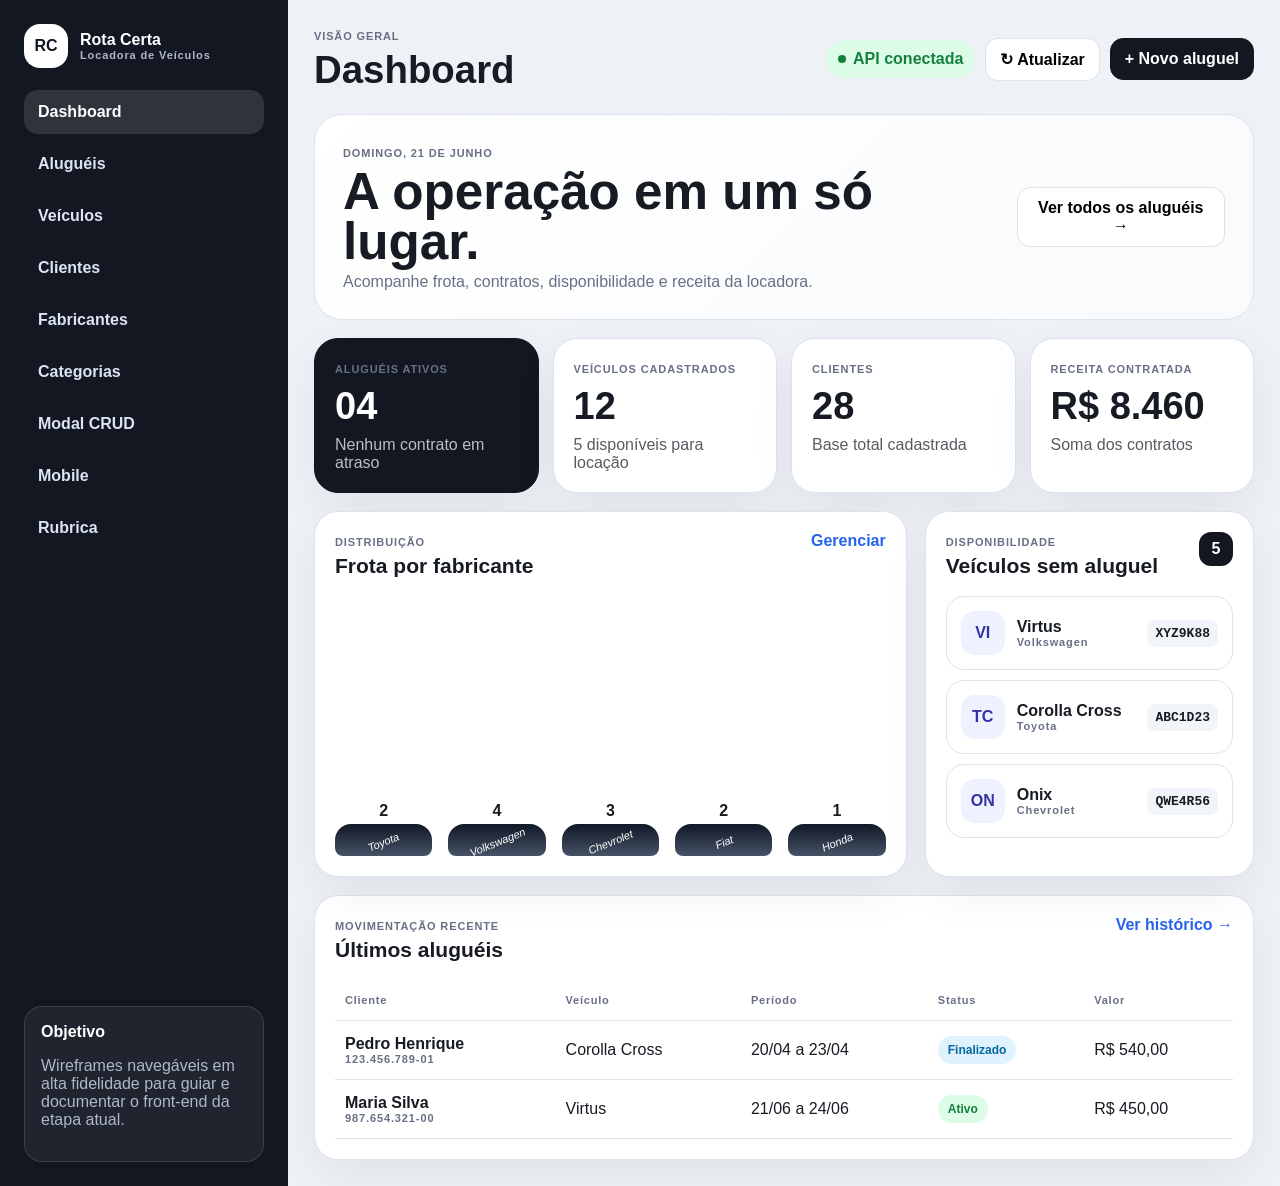
<file: docs/wireframes/index.html>
<!DOCTYPE html>
<html lang="pt-BR">
<head>
    <meta charset="utf-8" />
    <meta name="viewport" content="width=device-width, initial-scale=1" />
    <title>Wireframes de Alta Fidelidade | Rota Certa</title>
    <link rel="stylesheet" href="wireframes.css" />
</head>
<body>
    <div class="prototype-shell">
        <aside class="prototype-sidebar">
            <div class="brand">
                <span class="brand-mark">RC</span>
                <div>
                    <strong>Rota Certa</strong>
                    <small>Locadora de Veículos</small>
                </div>
            </div>
            <nav aria-label="Telas do protótipo">
                <button class="active" data-screen="dashboard">Dashboard</button>
                <button data-screen="alugueis">Aluguéis</button>
                <button data-screen="veiculos">Veículos</button>
                <button data-screen="clientes">Clientes</button>
                <button data-screen="fabricantes">Fabricantes</button>
                <button data-screen="categorias">Categorias</button>
                <button data-screen="modal">Modal CRUD</button>
                <button data-screen="mobile">Mobile</button>
                <button data-screen="rubrica">Rubrica</button>
            </nav>
            <section class="side-card">
                <strong>Objetivo</strong>
                <p>Wireframes navegáveis em alta fidelidade para guiar e documentar o front-end da etapa atual.</p>
            </section>
        </aside>

        <main class="prototype-main">
            <header class="prototype-header">
                <div>
                    <small id="section-label">VISÃO GERAL</small>
                    <h1 id="page-title">Dashboard</h1>
                </div>
                <div class="header-actions">
                    <span class="status-dot">API conectada</span>
                    <button class="ghost">↻ Atualizar</button>
                    <button class="primary" id="primary-action">+ Novo aluguel</button>
                </div>
            </header>

            <section class="screen active" id="dashboard-screen" data-title="Dashboard" data-section="Visão geral">
                <div class="hero-row">
                    <div>
                        <small>DOMINGO, 21 DE JUNHO</small>
                        <h2>A operação em um só lugar.</h2>
                        <p>Acompanhe frota, contratos, disponibilidade e receita da locadora.</p>
                    </div>
                    <button>Ver todos os aluguéis →</button>
                </div>

                <div class="metrics-grid">
                    <article class="metric dark"><small>ALUGUÉIS ATIVOS</small><strong>04</strong><p>Nenhum contrato em atraso</p></article>
                    <article class="metric"><small>VEÍCULOS CADASTRADOS</small><strong>12</strong><p>5 disponíveis para locação</p></article>
                    <article class="metric"><small>CLIENTES</small><strong>28</strong><p>Base total cadastrada</p></article>
                    <article class="metric"><small>RECEITA CONTRATADA</small><strong>R$ 8.460</strong><p>Soma dos contratos</p></article>
                </div>

                <div class="dashboard-grid">
                    <article class="panel chart-panel">
                        <div class="panel-title"><div><small>DISTRIBUIÇÃO</small><h3>Frota por fabricante</h3></div><a>Gerenciar</a></div>
                        <div class="bars" aria-label="Gráfico de barras">
                            <i style="--h:42%"><b>2</b><em>Toyota</em></i>
                            <i style="--h:72%"><b>4</b><em>Volkswagen</em></i>
                            <i style="--h:56%"><b>3</b><em>Chevrolet</em></i>
                            <i style="--h:36%"><b>2</b><em>Fiat</em></i>
                            <i style="--h:22%"><b>1</b><em>Honda</em></i>
                        </div>
                    </article>
                    <article class="panel">
                        <div class="panel-title"><div><small>DISPONIBILIDADE</small><h3>Veículos sem aluguel</h3></div><span class="count">5</span></div>
                        <div class="vehicle-card"><span>VI</span><div><b>Virtus</b><small>Volkswagen</small></div><code>XYZ9K88</code></div>
                        <div class="vehicle-card"><span>TC</span><div><b>Corolla Cross</b><small>Toyota</small></div><code>ABC1D23</code></div>
                        <div class="vehicle-card"><span>ON</span><div><b>Onix</b><small>Chevrolet</small></div><code>QWE4R56</code></div>
                    </article>
                </div>

                <article class="panel">
                    <div class="panel-title"><div><small>MOVIMENTAÇÃO RECENTE</small><h3>Últimos aluguéis</h3></div><a>Ver histórico →</a></div>
                    <div class="table-scroll">
                        <table>
                            <thead><tr><th>Cliente</th><th>Veículo</th><th>Período</th><th>Status</th><th>Valor</th></tr></thead>
                            <tbody>
                                <tr><td><b>Pedro Henrique</b><small>123.456.789-01</small></td><td>Corolla Cross</td><td>20/04 a 23/04</td><td><span class="badge done">Finalizado</span></td><td>R$ 540,00</td></tr>
                                <tr><td><b>Maria Silva</b><small>987.654.321-00</small></td><td>Virtus</td><td>21/06 a 24/06</td><td><span class="badge active">Ativo</span></td><td>R$ 450,00</td></tr>
                            </tbody>
                        </table>
                    </div>
                </article>
            </section>

            <section class="screen" id="entity-screen" data-title="Aluguéis" data-section="Operação">
                <div class="entity-intro">
                    <div><small id="entity-section">OPERAÇÃO</small><h2 id="entity-title">Aluguéis</h2><p id="entity-description">Gerencie contratos, devoluções e valores da operação.</p></div>
                    <button class="primary" id="entity-action">+ Novo aluguel</button>
                </div>
                <article class="panel filters-panel">
                    <div class="panel-title"><div><h3>Filtros</h3><p>Pesquisa combinada com pelo menos dois campos por entidade.</p></div><a>Limpar filtros</a></div>
                    <div class="filter-grid" id="filter-fields"></div>
                </article>
                <article class="panel records-panel">
                    <div class="panel-title"><div><small>RESULTADOS</small><h3 id="records-title">Todos os aluguéis</h3></div><span class="count" id="record-count">2 registros</span></div>
                    <div class="table-scroll"><table><thead id="table-head"></thead><tbody id="table-body"></tbody></table></div>
                </article>
            </section>

            <section class="screen" id="modal-screen" data-title="Modal CRUD" data-section="Cadastro, edição e exclusão">
                <div class="modal-layout">
                    <article class="dialog-wireframe">
                        <button class="close">×</button>
                        <small>OPERAÇÃO</small>
                        <h2>Novo aluguel</h2>
                        <p>Modal usado para cadastro e edição. Os campos mudam conforme a entidade selecionada.</p>
                        <div class="dialog-grid">
                            <label>Cliente<select><option>Pedro Henrique</option><option>Maria Silva</option></select></label>
                            <label>Veículo<select><option>Corolla Cross</option><option>Virtus</option></select></label>
                            <label>Data de início<input type="datetime-local" value="2026-06-21T08:00" /></label>
                            <label>Fim previsto<input type="datetime-local" value="2026-06-24T08:00" /></label>
                            <label>Quilometragem inicial<input value="15000" /></label>
                            <label>Valor total<input value="540.00" /></label>
                        </div>
                        <footer><button>Cancelar</button><button class="primary">Salvar cadastro</button></footer>
                    </article>
                    <article class="confirm-wireframe">
                        <small>CONFIRMAÇÃO</small>
                        <h3>Excluir registro?</h3>
                        <p>Você está prestes a excluir este item. Esta ação não poderá ser desfeita.</p>
                        <footer><button>Cancelar</button><button class="danger">Excluir definitivamente</button></footer>
                    </article>
                </div>
            </section>

            <section class="screen" id="mobile-screen" data-title="Mobile" data-section="Responsividade">
                <div class="phone-frame">
                    <div class="phone-top"><button>☰</button><div><small>OPERAÇÃO</small><h2>Veículos</h2></div><button>↻</button></div>
                    <button class="primary wide">+ Novo veículo</button>
                    <article class="panel mobile-card"><h3>Filtros</h3><label>Modelo ou placa<input placeholder="Corolla ou ABC1D23" /></label><label>Fabricante<select><option>Todos</option></select></label></article>
                    <article class="panel mobile-card"><small>RESULTADOS</small><h3>Todos os veículos</h3><div class="mobile-record"><b>Corolla Cross · 2023</b><span>ABC1D23 · Toyota · SUV</span><footer><button>Editar</button><button>Excluir</button></footer></div><div class="mobile-record"><b>Virtus · 2022</b><span>XYZ9K88 · Volkswagen · Sedan</span><footer><button>Editar</button><button>Excluir</button></footer></div></article>
                </div>
                <div class="mobile-notes">
                    <h3>Comportamento esperado</h3>
                    <p>A sidebar vira menu lateral, filtros empilham em uma coluna, tabelas têm rolagem horizontal e ações continuam acessíveis.</p>
                </div>
            </section>

            <section class="screen" id="rubrica-screen" data-title="Rubrica" data-section="Evidência de requisitos">
                <article class="panel requirements">
                    <h2>Mapa de atendimento da atividade</h2>
                    <table>
                        <thead><tr><th>Critério</th><th>Onde aparece no projeto</th></tr></thead>
                        <tbody>
                            <tr><td>Wireframes de média/alta fidelidade</td><td><code>docs/wireframes/index.html</code> e <code>docs/wireframes/wireframes.css</code></td></tr>
                            <tr><td>CRUD para todas as entidades</td><td>Fabricantes, Categorias, Clientes, Veículos e Aluguéis no painel principal</td></tr>
                            <tr><td>Filtros em pelo menos dois campos por entidade</td><td>Tela de cada entidade possui filtros combinados específicos</td></tr>
                            <tr><td>Visualizações usando consultas do banco</td><td>Dashboard, frota por fabricante, veículos sem aluguel e últimos aluguéis</td></tr>
                            <tr><td>Rotas da terceira etapa</td><td><code>/api/fabricantes</code>, <code>/api/categoriasveiculo</code>, <code>/api/clientes</code>, <code>/api/veiculos</code>, <code>/api/alugueis</code>, <code>/api/filtros/*</code></td></tr>
                            <tr><td>Uso de dados fictícios da etapa 1</td><td>Dados de demonstração no front-end e exemplos visuais dos wireframes</td></tr>
                        </tbody>
                    </table>
                </article>
            </section>
        </main>
    </div>

    <script>
        const entityScreens = {
            alugueis: {
                section: "Operação", title: "Aluguéis", singular: "aluguel", description: "Gerencie contratos, devoluções e valores da operação.",
                filters: ["Cliente ou veículo", "Status", "Início a partir de", "Início até"],
                heads: ["Cliente", "Veículo", "Período", "Status", "Valor", "Ações"],
                rows: [["Pedro Henrique", "Corolla Cross", "20/04 a 23/04", "Finalizado", "R$ 540,00"], ["Maria Silva", "Virtus", "21/06 a 24/06", "Ativo", "R$ 450,00"]]
            },
            veiculos: {
                section: "Operação", title: "Veículos", singular: "veículo", description: "Controle a frota, a quilometragem e a classificação dos veículos.",
                filters: ["Modelo ou placa", "Fabricante", "Categoria", "Ano de fabricação"],
                heads: ["Veículo", "Placa", "Fabricante", "Categoria", "Quilometragem", "Ações"],
                rows: [["Corolla Cross · 2023", "ABC1D23", "Toyota", "SUV", "15.000 km"], ["Virtus · 2022", "XYZ9K88", "Volkswagen", "Sedan", "22.000 km"]]
            },
            clientes: {
                section: "Operação", title: "Clientes", singular: "cliente", description: "Mantenha os dados de contato e identificação dos clientes.",
                filters: ["Nome", "E-mail", "CPF", "Telefone"],
                heads: ["Cliente", "CPF", "E-mail", "Telefone", "Ações"],
                rows: [["Pedro Henrique", "123.456.789-01", "pedro@email.com", "(31) 99999-9999"], ["Maria Silva", "987.654.321-00", "maria@email.com", "(31) 98888-8888"]]
            },
            fabricantes: {
                section: "Cadastros", title: "Fabricantes", singular: "fabricante", description: "Organize as marcas utilizadas no cadastro da frota.",
                filters: ["Nome", "País de origem"],
                heads: ["Fabricante", "País de origem", "Veículos", "Ações"],
                rows: [["Toyota", "Japão", "1"], ["Volkswagen", "Alemanha", "1"]]
            },
            categorias: {
                section: "Cadastros", title: "Categorias", singular: "categoria", description: "Defina classes de veículo e os valores-base das diárias.",
                filters: ["Nome", "Diária mínima", "Diária máxima"],
                heads: ["Categoria", "Diária base", "Veículos", "Ações"],
                rows: [["SUV", "R$ 180,00", "1"], ["Sedan", "R$ 150,00", "1"]]
            }
        };

        const nav = document.querySelector("nav");
        const screens = document.querySelectorAll(".screen");
        nav.addEventListener("click", (event) => {
            const button = event.target.closest("button[data-screen]");
            if (!button) return;
            openScreen(button.dataset.screen);
        });
        document.getElementById("primary-action").addEventListener("click", () => openScreen("modal"));
        document.getElementById("entity-action").addEventListener("click", () => openScreen("modal"));

        function openScreen(name) {
            document.querySelectorAll("nav button").forEach(button => button.classList.toggle("active", button.dataset.screen === name));
            screens.forEach(screen => screen.classList.remove("active"));
            const entity = entityScreens[name];
            let target = document.getElementById(`${name}-screen`);
            if (entity) {
                target = document.getElementById("entity-screen");
                hydrateEntity(name, entity);
            }
            target.classList.add("active");
            document.getElementById("page-title").textContent = target.dataset.title;
            document.getElementById("section-label").textContent = target.dataset.section.toUpperCase();
            document.getElementById("primary-action").textContent = entity ? `+ Novo ${entity.singular}` : "+ Novo aluguel";
        }

        function hydrateEntity(name, data) {
            const target = document.getElementById("entity-screen");
            target.dataset.title = data.title;
            target.dataset.section = data.section;
            document.getElementById("entity-section").textContent = data.section.toUpperCase();
            document.getElementById("entity-title").textContent = data.title;
            document.getElementById("entity-description").textContent = data.description;
            document.getElementById("entity-action").textContent = `+ Novo ${data.singular}`;
            document.getElementById("records-title").textContent = `Todos os ${data.title.toLowerCase()}`;
            document.getElementById("record-count").textContent = `${data.rows.length} registros`;
            document.getElementById("filter-fields").innerHTML = data.filters.map(label => `<label>${label}<input placeholder="Filtrar por ${label.toLowerCase()}" /></label>`).join("");
            document.getElementById("table-head").innerHTML = `<tr>${data.heads.map(x => `<th>${x}</th>`).join("")}</tr>`;
            document.getElementById("table-body").innerHTML = data.rows.map(row => `<tr>${row.map(x => `<td>${x}</td>`).join("")}<td><button>Editar</button><button>Excluir</button></td></tr>`).join("");
        }
    </script>
</body>
</html>
</file>
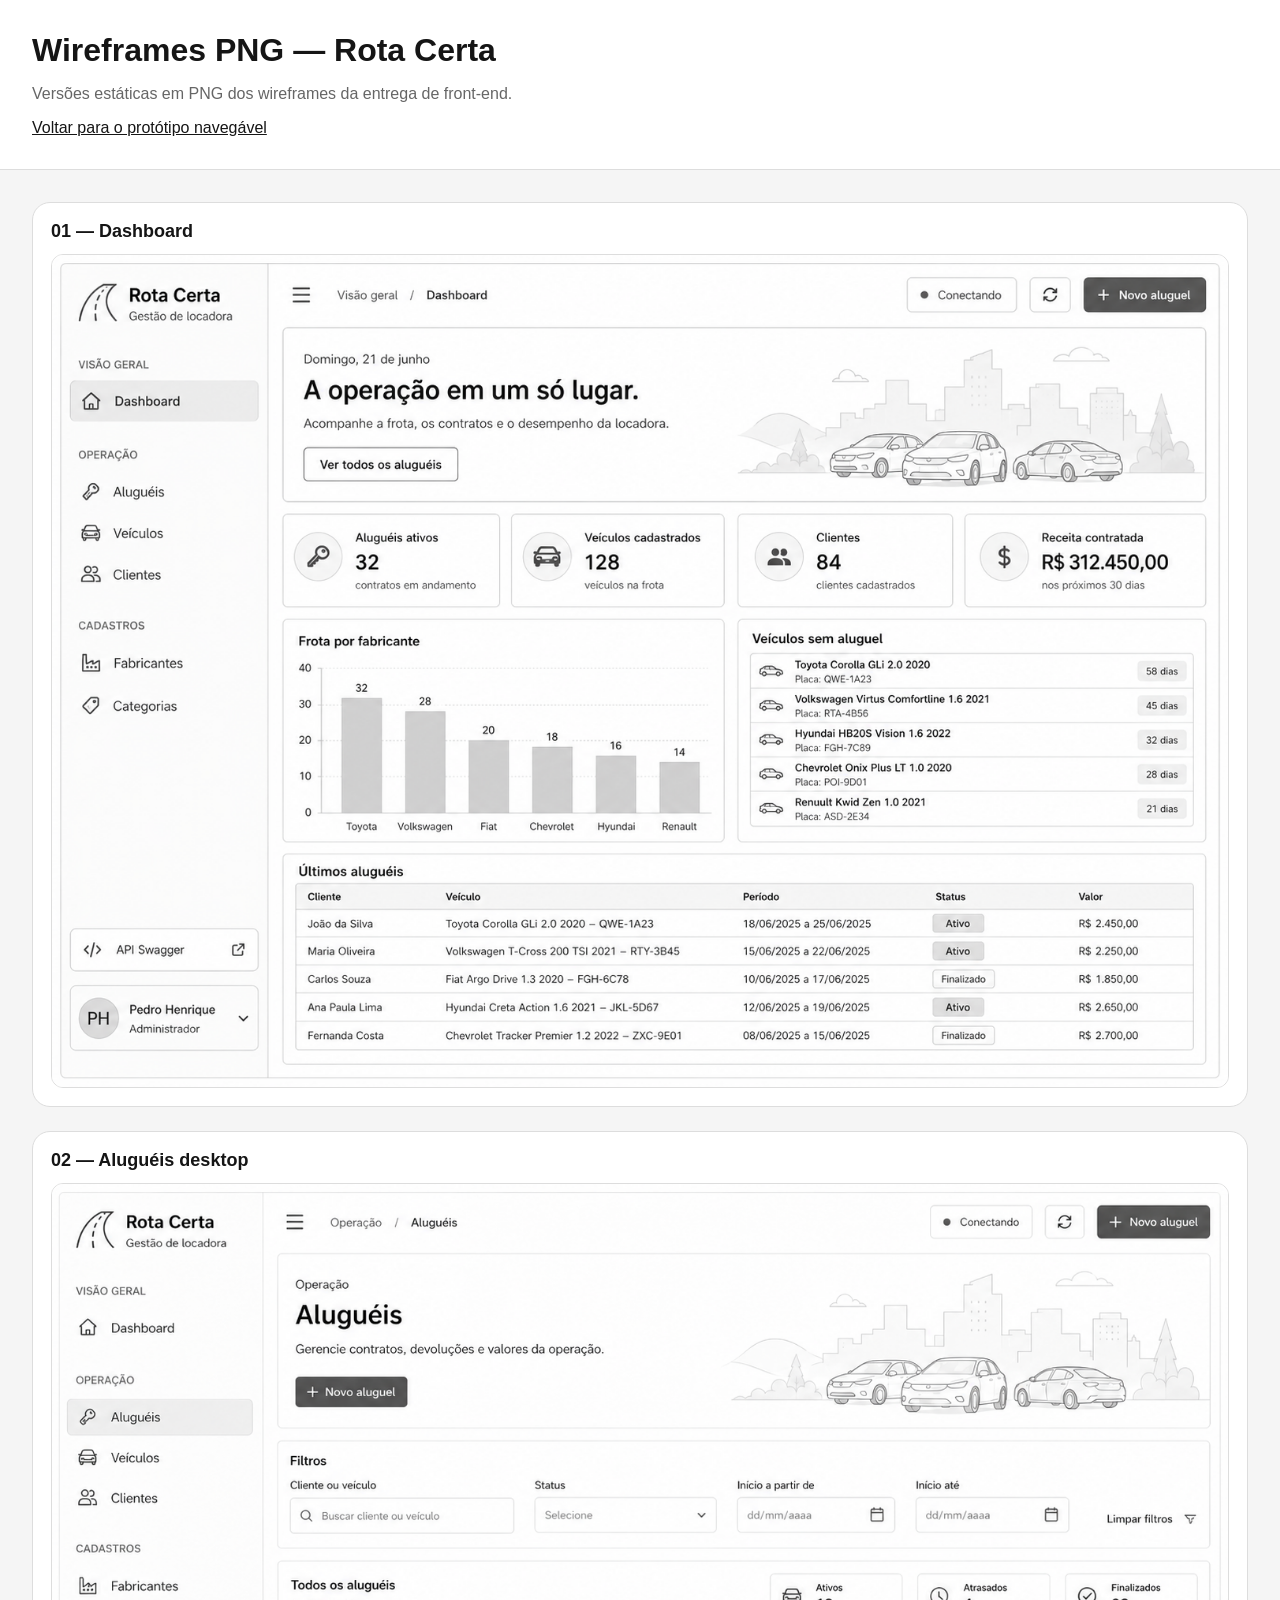
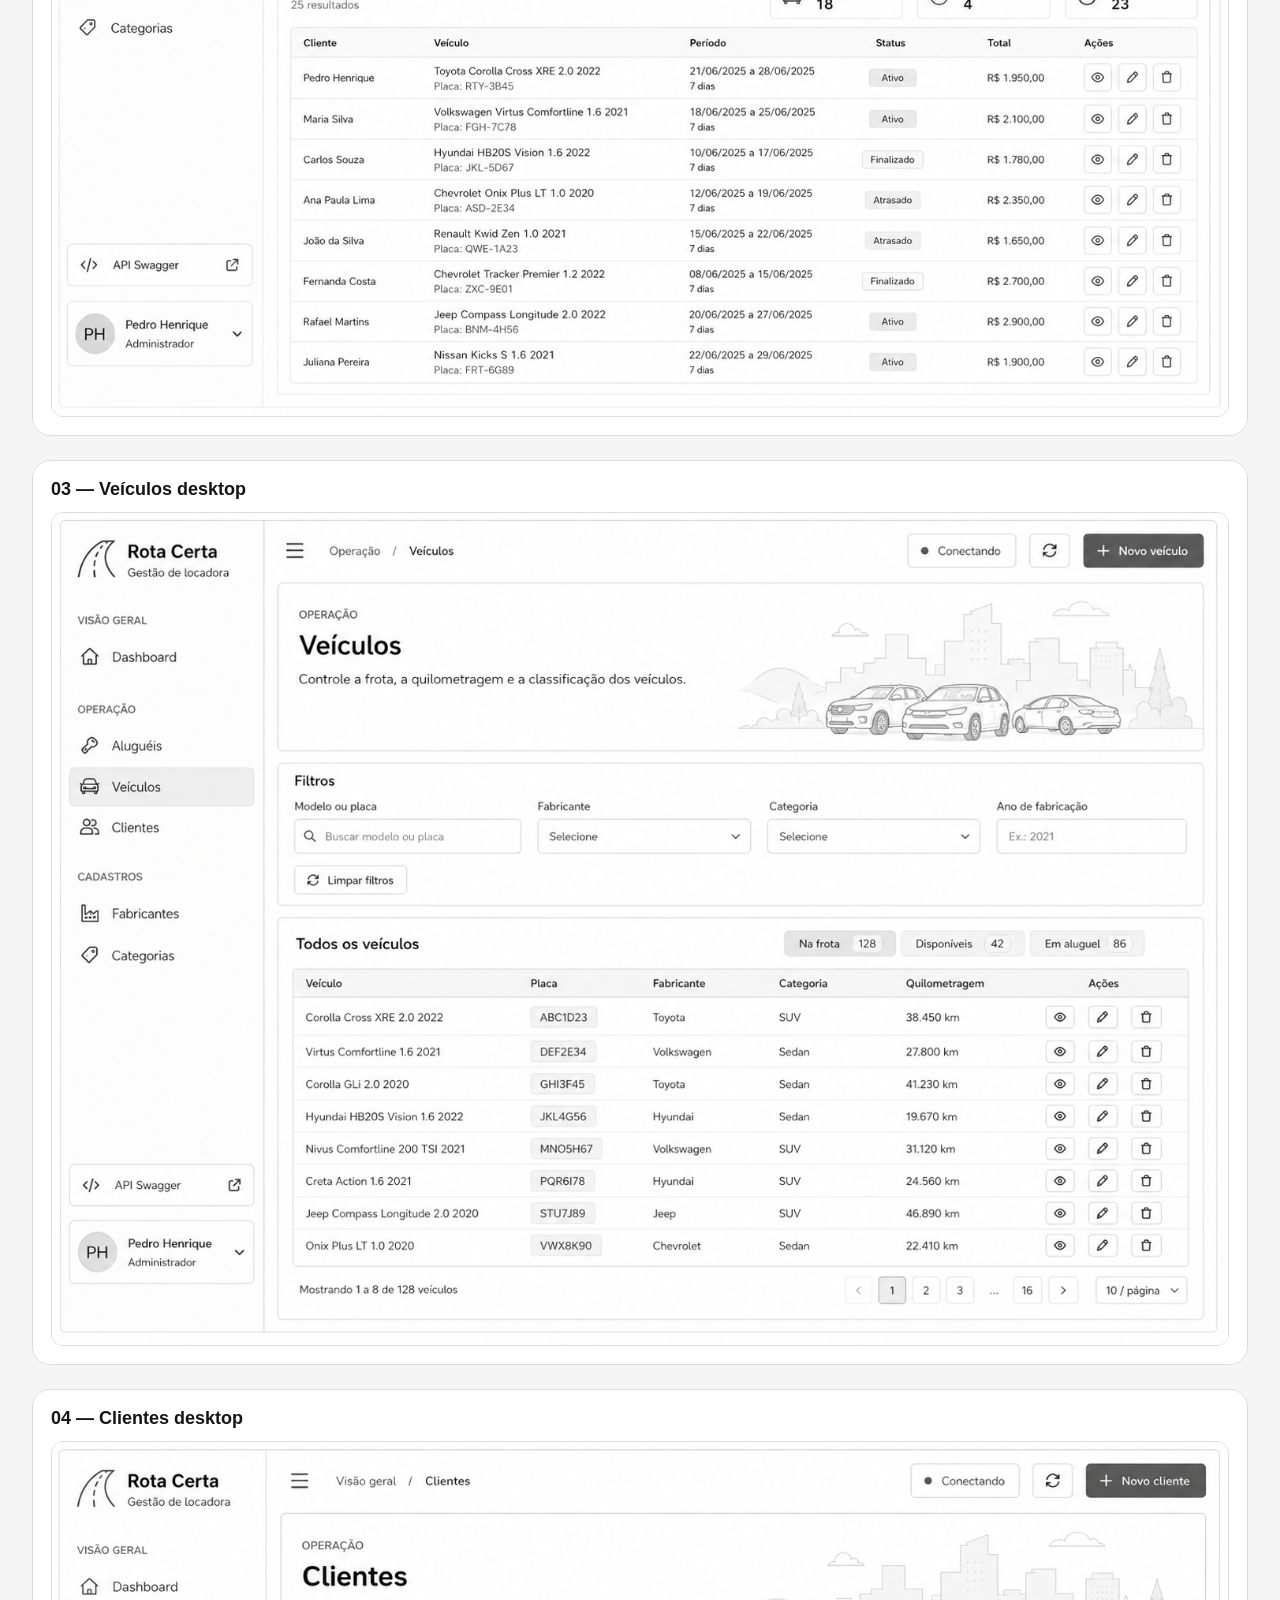
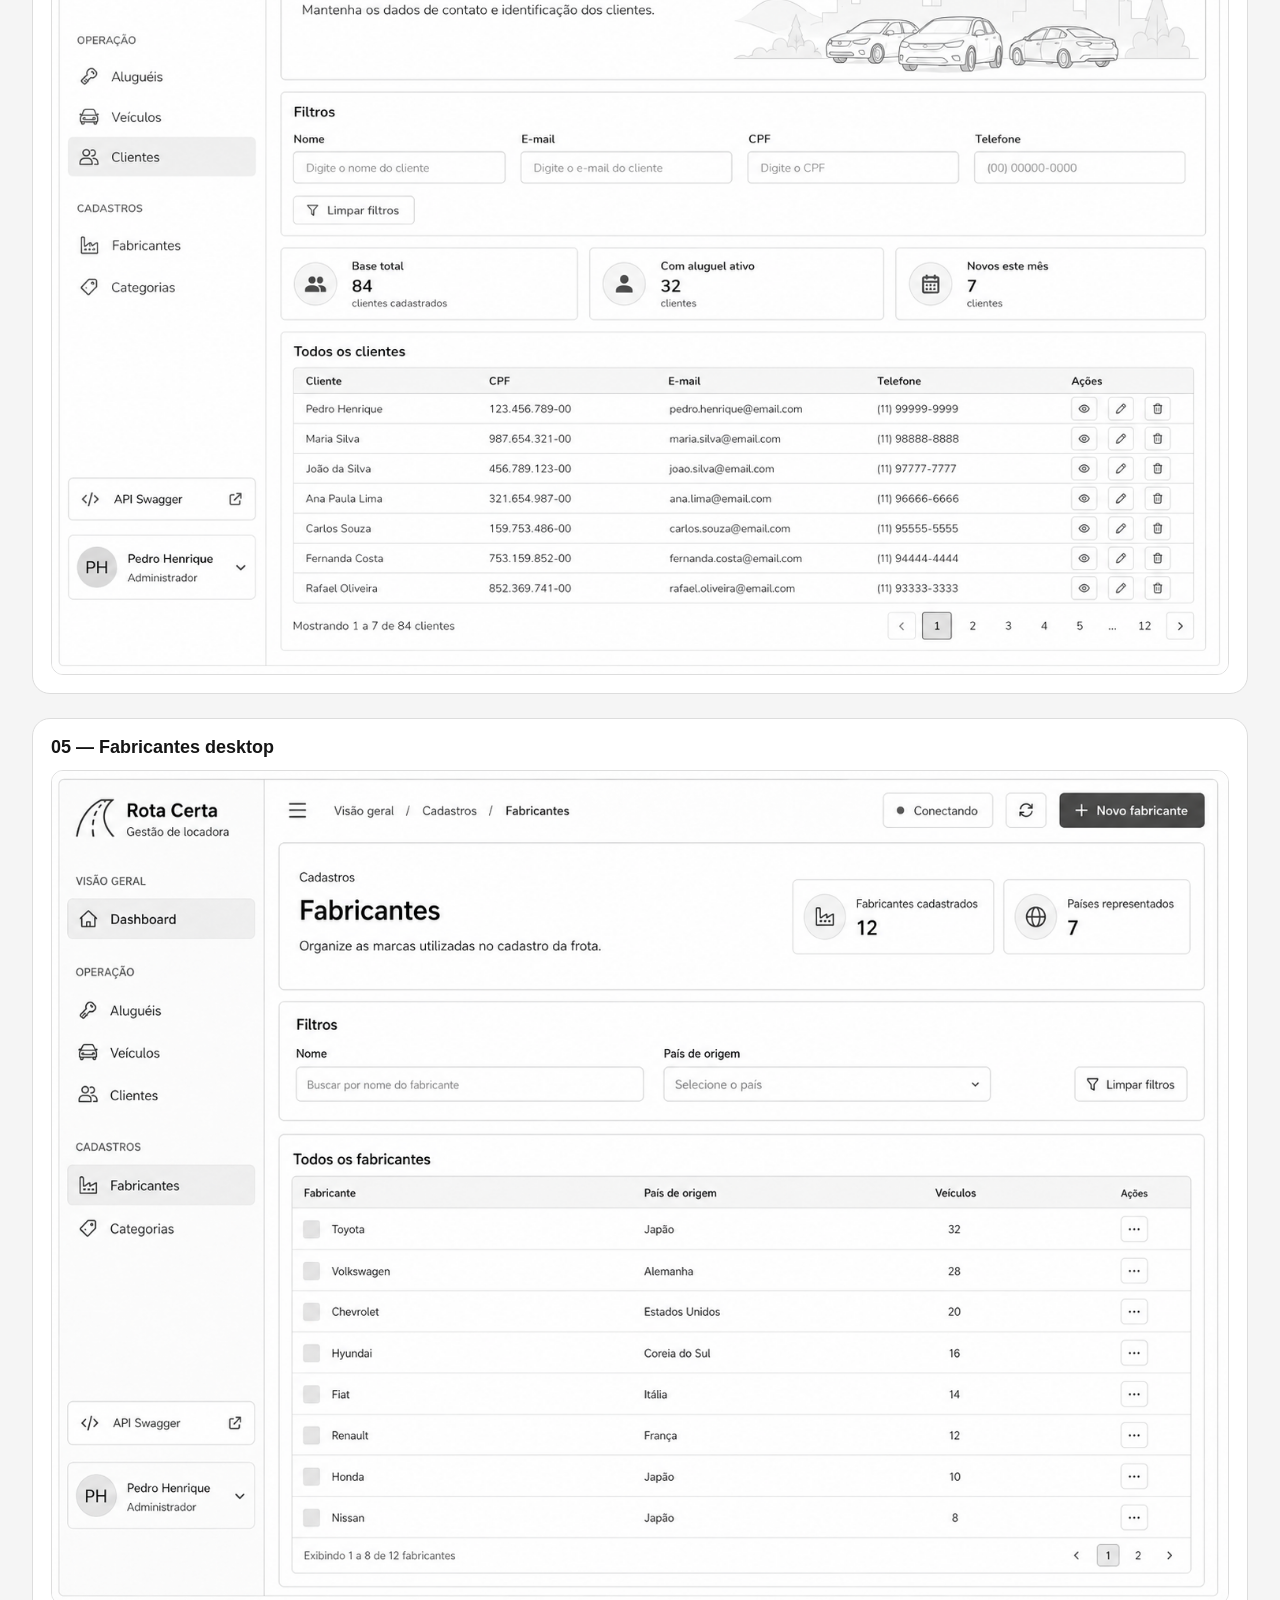
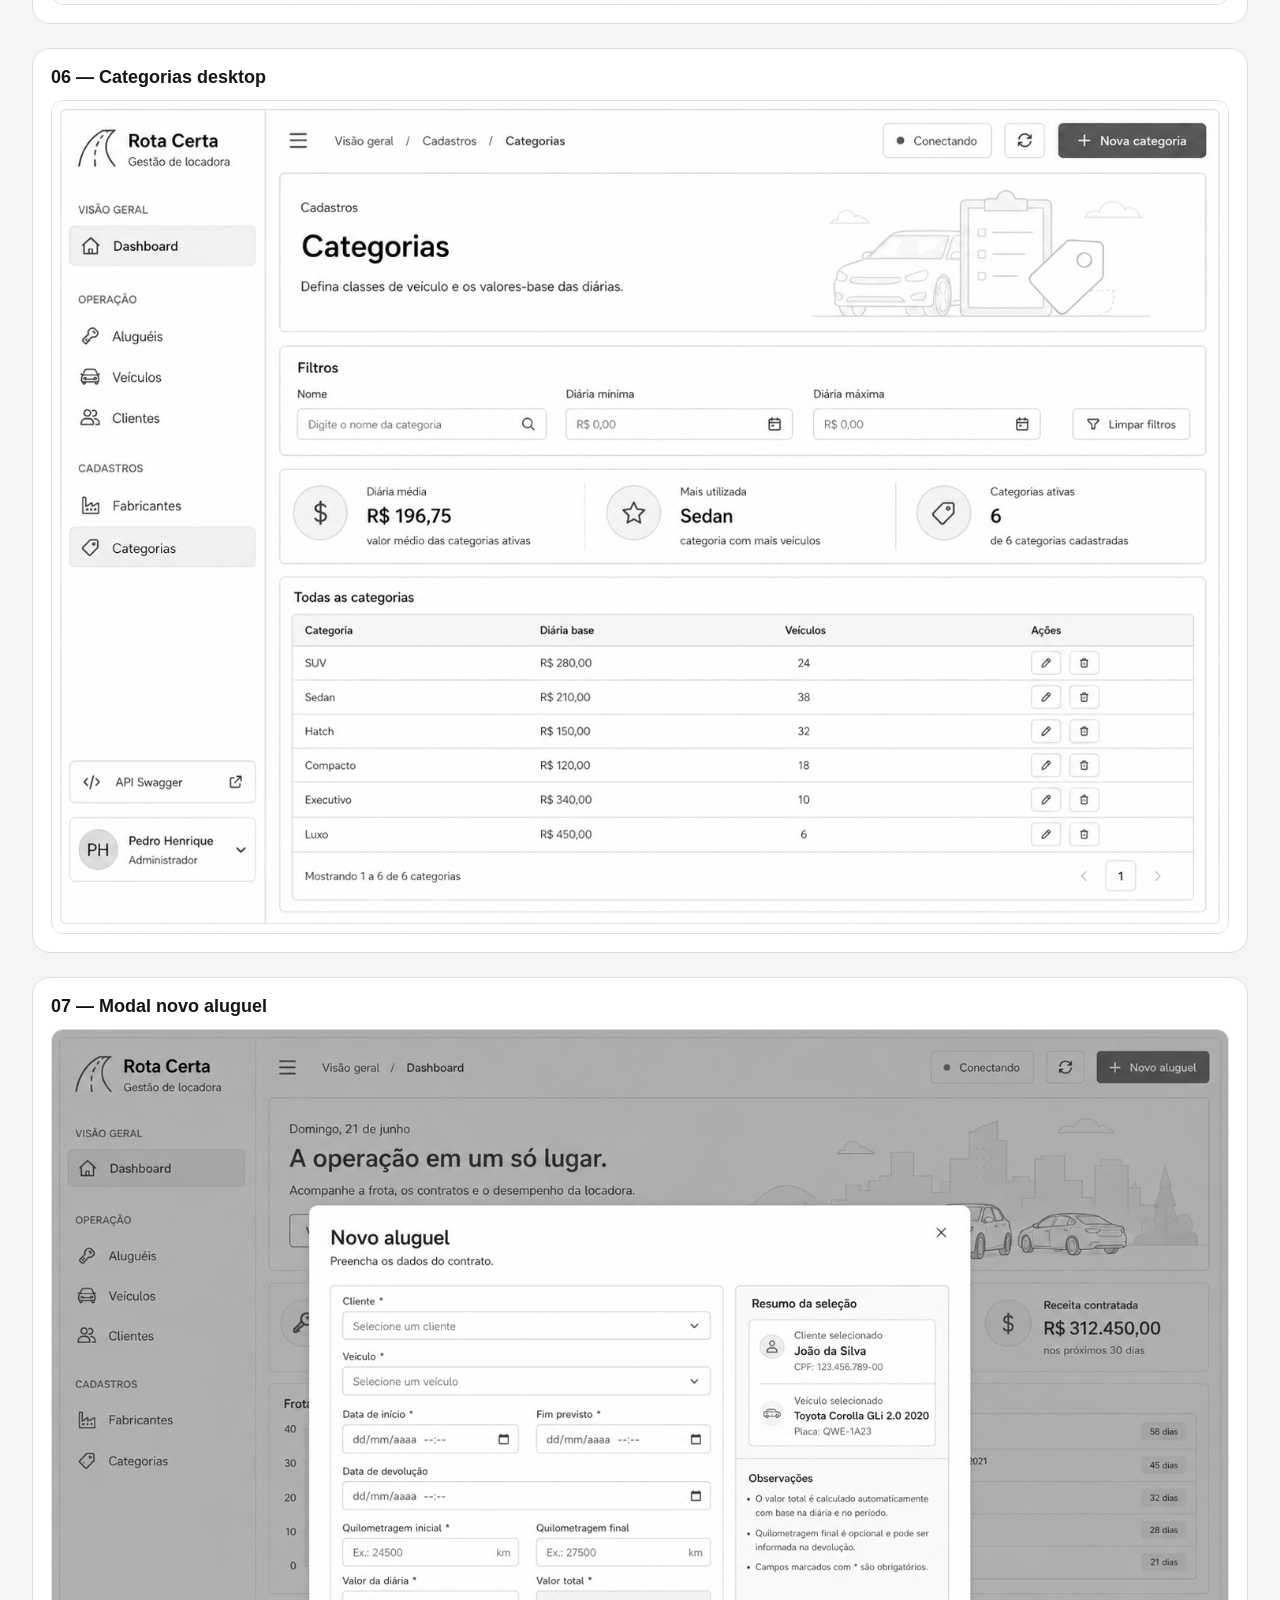
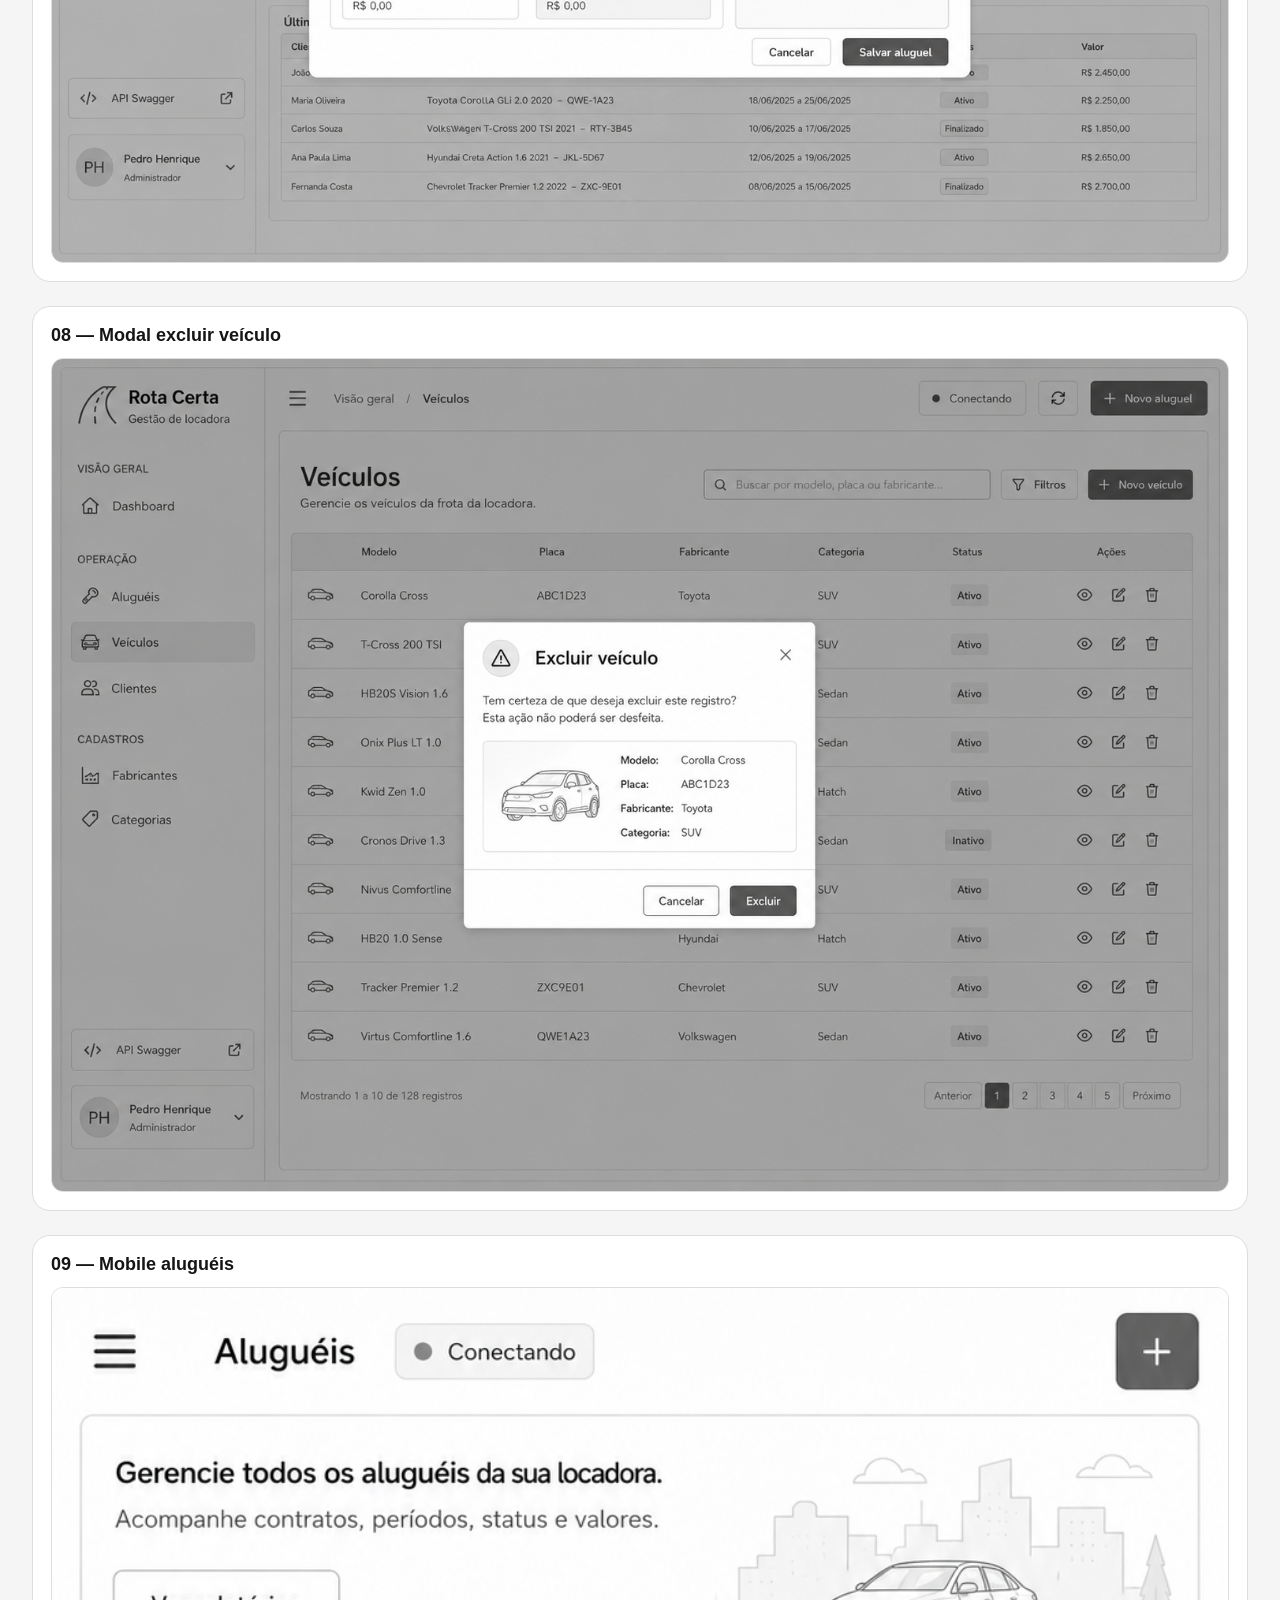
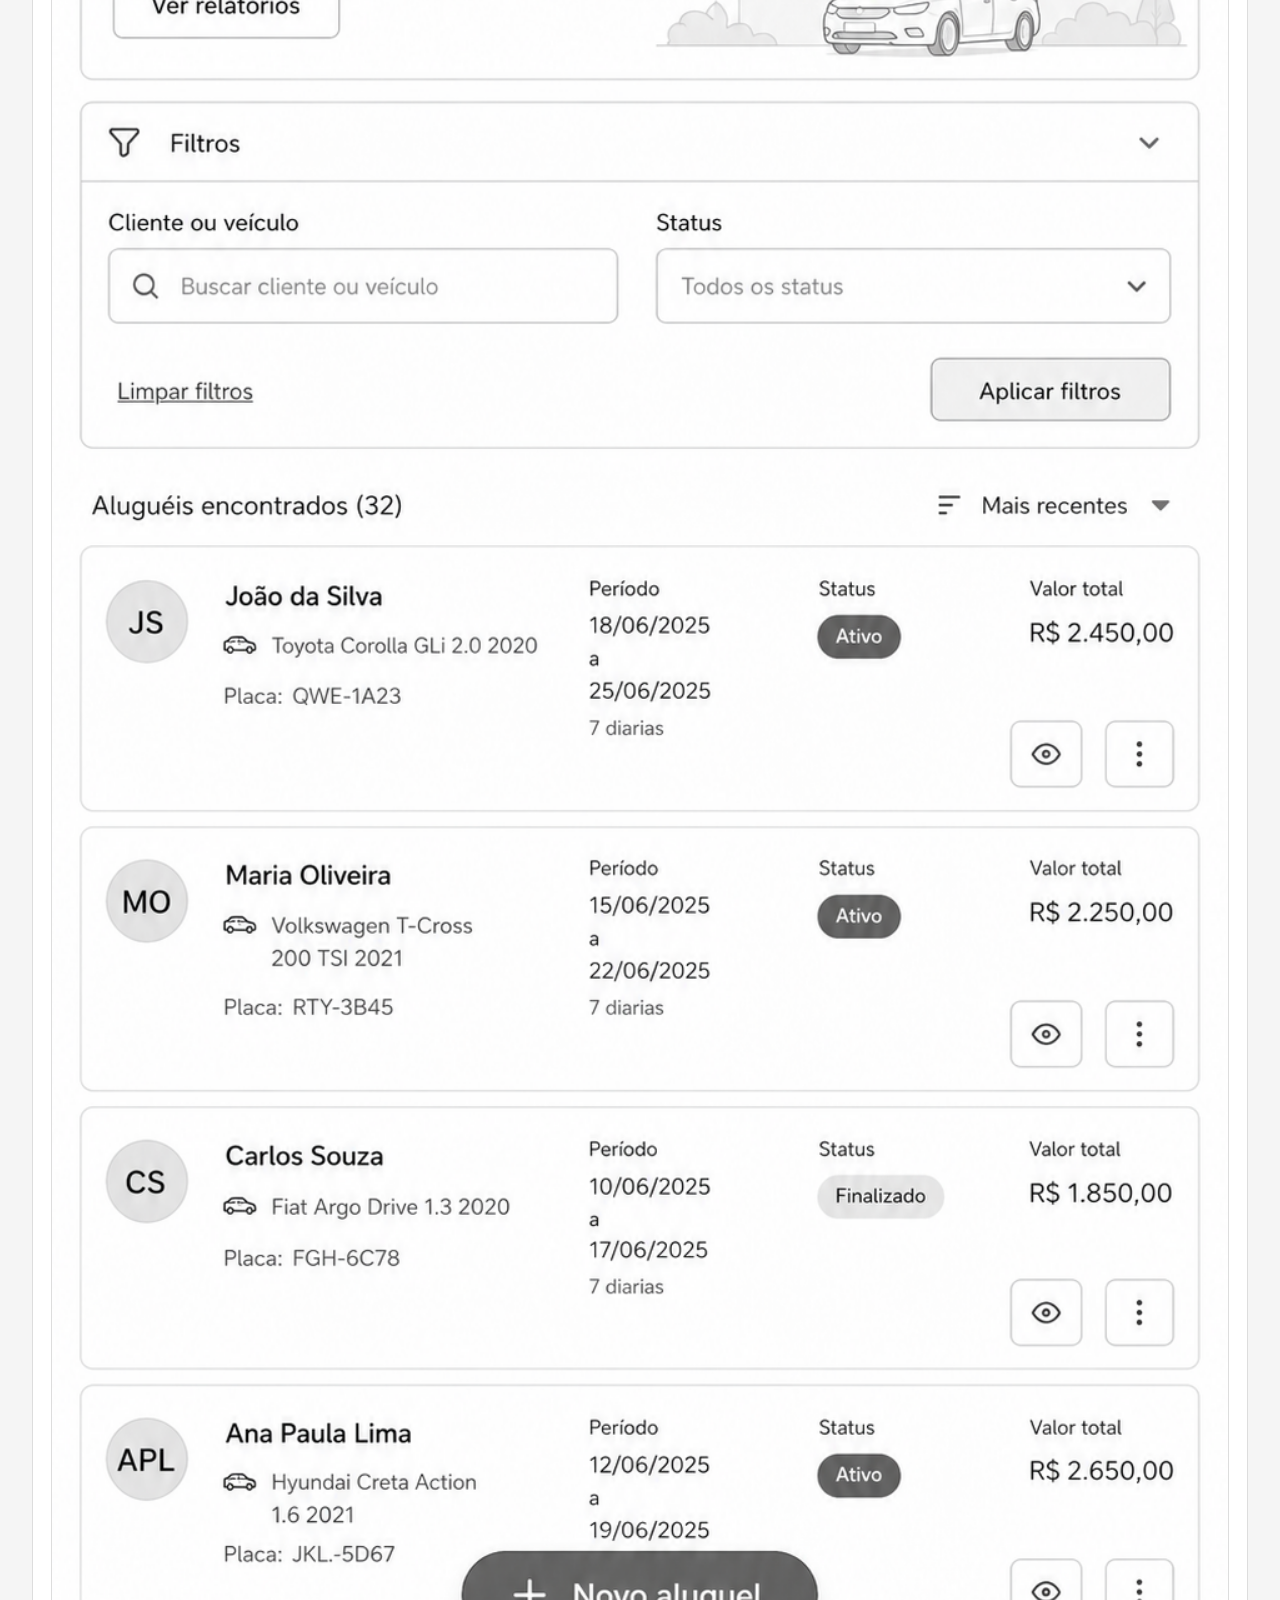
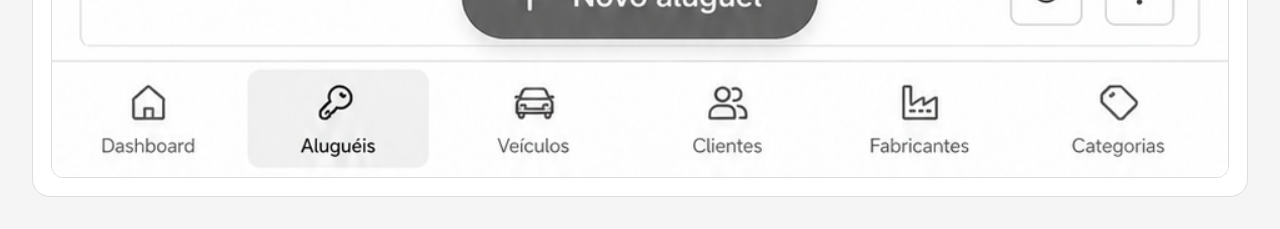
<file: docs/wireframes/png/index.html>
<!DOCTYPE html>
<html lang="pt-BR">
<head>
    <meta charset="utf-8" />
    <meta name="viewport" content="width=device-width, initial-scale=1" />
    <title>Wireframes PNG | Rota Certa</title>
    <style>
        :root { color-scheme: light; --bg: #f5f5f5; --card: #fff; --line: #ddd; --text: #151515; --muted: #666; }
        * { box-sizing: border-box; }
        body { margin: 0; font-family: Arial, sans-serif; background: var(--bg); color: var(--text); }
        header { padding: 32px; background: var(--card); border-bottom: 1px solid var(--line); }
        h1 { margin: 0 0 8px; }
        p { color: var(--muted); }
        main { display: grid; gap: 24px; padding: 32px; }
        article { background: var(--card); border: 1px solid var(--line); border-radius: 18px; padding: 18px; }
        h2 { margin: 0 0 12px; font-size: 18px; }
        img { width: 100%; height: auto; border: 1px solid var(--line); border-radius: 12px; display: block; }
        a { color: inherit; }
    </style>
</head>
<body>
    <header>
        <h1>Wireframes PNG — Rota Certa</h1>
        <p>Versões estáticas em PNG dos wireframes da entrega de front-end.</p>
        <a href="../index.html">Voltar para o protótipo navegável</a>
    </header>
    <main>
        <article><h2>01 — Dashboard</h2><img src="01-dashboard.png" alt="Wireframe PNG do Dashboard" /></article>
        <article><h2>02 — Aluguéis desktop</h2><img src="02-alugueis-desktop.png" alt="Wireframe PNG da tela de aluguéis" /></article>
        <article><h2>03 — Veículos desktop</h2><img src="03-veiculos-desktop.png" alt="Wireframe PNG da tela de veículos" /></article>
        <article><h2>04 — Clientes desktop</h2><img src="04-clientes-desktop.png" alt="Wireframe PNG da tela de clientes" /></article>
        <article><h2>05 — Fabricantes desktop</h2><img src="05-fabricantes-desktop.png" alt="Wireframe PNG da tela de fabricantes" /></article>
        <article><h2>06 — Categorias desktop</h2><img src="06-categorias-desktop.png" alt="Wireframe PNG da tela de categorias" /></article>
        <article><h2>07 — Modal novo aluguel</h2><img src="07-modal-novo-aluguel.png" alt="Wireframe PNG do modal de novo aluguel" /></article>
        <article><h2>08 — Modal excluir veículo</h2><img src="08-modal-excluir-veiculo.png" alt="Wireframe PNG do modal de excluir veículo" /></article>
        <article><h2>09 — Mobile aluguéis</h2><img src="09-mobile-alugueis.png" alt="Wireframe PNG mobile da tela de aluguéis" /></article>
    </main>
</body>
</html>
</file>
<file: docs/wireframes/wireframes.css>
:root {
    color-scheme: light;
    --bg: #eef1f5;
    --surface: #ffffff;
    --surface-soft: #f7f8fa;
    --text: #171b23;
    --muted: #677084;
    --line: #dde3ec;
    --dark: #121721;
    --dark-soft: #222b3a;
    --accent: #2563eb;
    --danger: #dc2626;
    font-family: Inter, "Segoe UI", Arial, sans-serif;
}
* { box-sizing: border-box; }
body { margin: 0; background: var(--bg); color: var(--text); }
button, input, select { font: inherit; }
.prototype-shell { min-height: 100vh; display: grid; grid-template-columns: 288px minmax(0, 1fr); }
.prototype-sidebar { position: sticky; top: 0; min-height: 100vh; padding: 24px; background: var(--dark); color: #fff; display: flex; flex-direction: column; gap: 22px; }
.brand { display: flex; align-items: center; gap: 12px; }
.brand-mark { width: 44px; height: 44px; display: grid; place-items: center; border-radius: 16px; background: #fff; color: #101624; font-weight: 900; }
.brand strong, .brand small { display: block; }
.brand small, .side-card p { color: #aeb8c9; }
nav { display: grid; gap: 8px; }
nav button { border: 0; border-radius: 14px; padding: 13px 14px; color: #dce4f2; background: transparent; text-align: left; cursor: pointer; }
nav button.active, nav button:hover { background: rgba(255,255,255,.12); color: #fff; }
.side-card { margin-top: auto; padding: 16px; border: 1px solid rgba(255,255,255,.12); border-radius: 18px; background: rgba(255,255,255,.06); }
.prototype-main { min-width: 0; padding: 26px; }
.prototype-header { display: flex; align-items: center; justify-content: space-between; gap: 16px; margin-bottom: 22px; }
.prototype-header h1 { margin: 4px 0 0; font-size: clamp(28px, 3vw, 44px); }
small { color: var(--muted); font-weight: 800; letter-spacing: .08em; font-size: 11px; }
.header-actions { display: flex; align-items: center; gap: 10px; flex-wrap: wrap; justify-content: flex-end; }
.status-dot { display: inline-flex; gap: 7px; align-items: center; font-weight: 700; color: #15803d; background: #dcfce7; border-radius: 999px; padding: 10px 12px; }
.status-dot::before { content: ""; width: 8px; height: 8px; border-radius: 50%; background: currentColor; }
button, .ghost, .primary, .danger { border: 1px solid var(--line); background: var(--surface); border-radius: 13px; padding: 11px 14px; font-weight: 800; cursor: pointer; }
.primary { border-color: var(--dark); background: var(--dark); color: #fff; }
.danger { border-color: var(--danger); background: var(--danger); color: #fff; }
.screen { display: none; animation: fade .16s ease-out; }
.screen.active { display: block; }
@keyframes fade { from { opacity: 0; transform: translateY(6px); } to { opacity: 1; transform: none; } }
.hero-row, .entity-intro { display: flex; justify-content: space-between; align-items: center; gap: 20px; padding: 28px; background: linear-gradient(135deg, #fff, #f8fafc); border: 1px solid var(--line); border-radius: 28px; margin-bottom: 18px; }
.hero-row h2, .entity-intro h2 { margin: 6px 0; font-size: clamp(28px, 4vw, 52px); line-height: .98; }
.hero-row p, .entity-intro p, .panel p { color: var(--muted); margin: 0; }
.metrics-grid { display: grid; grid-template-columns: repeat(4, minmax(0, 1fr)); gap: 14px; margin-bottom: 18px; }
.metric, .panel { background: var(--surface); border: 1px solid var(--line); border-radius: 24px; box-shadow: 0 16px 45px rgba(18, 23, 33, .06); }
.metric { padding: 20px; }
.metric.dark { background: var(--dark); color: #fff; border-color: var(--dark); }
.metric strong { display: block; font-size: 38px; margin: 8px 0; }
.metric p { margin: 0; color: inherit; opacity: .72; }
.dashboard-grid { display: grid; grid-template-columns: minmax(0, 1.35fr) minmax(320px, .75fr); gap: 18px; margin-bottom: 18px; }
.panel { padding: 20px; }
.panel-title { display: flex; align-items: flex-start; justify-content: space-between; gap: 14px; margin-bottom: 18px; }
.panel-title h3 { margin: 4px 0 0; font-size: 21px; }
a { color: var(--accent); font-weight: 800; text-decoration: none; }
.count { display: inline-grid; place-items: center; min-width: 34px; height: 34px; border-radius: 12px; background: var(--dark); color: #fff; font-weight: 900; }
.bars { min-height: 260px; display: flex; align-items: end; gap: 16px; padding-top: 20px; }
.bars i { flex: 1; min-width: 56px; height: var(--h); border-radius: 16px 16px 8px 8px; background: linear-gradient(180deg, #111827, #465266); position: relative; display: flex; align-items: end; justify-content: center; padding-bottom: 32px; color: #fff; font-style: normal; }
.bars b { position: absolute; top: -22px; color: var(--text); }
.bars em { position: absolute; bottom: 8px; font-size: 11px; transform: rotate(-22deg); transform-origin: center; white-space: nowrap; }
.vehicle-card { display: grid; grid-template-columns: 44px minmax(0, 1fr) auto; gap: 12px; align-items: center; padding: 14px; border: 1px solid var(--line); border-radius: 18px; margin-bottom: 10px; }
.vehicle-card span { width: 44px; height: 44px; display: grid; place-items: center; border-radius: 14px; background: #eef2ff; font-weight: 900; color: #3730a3; }
.vehicle-card b, .vehicle-card small { display: block; }
code { background: #f1f5f9; border-radius: 8px; padding: 6px 8px; font-weight: 800; }
.table-scroll { overflow-x: auto; }
table { width: 100%; border-collapse: collapse; min-width: 740px; }
th { text-align: left; font-size: 11px; color: var(--muted); letter-spacing: .07em; }
th, td { border-bottom: 1px solid var(--line); padding: 14px 10px; vertical-align: middle; }
td b, td small { display: block; }
.badge { display: inline-flex; border-radius: 999px; padding: 7px 10px; font-weight: 900; font-size: 12px; }
.badge.done { background: #e0f2fe; color: #0369a1; }
.badge.active { background: #dcfce7; color: #15803d; }
.filters-panel { margin-bottom: 18px; }
.filter-grid { display: grid; grid-template-columns: repeat(4, minmax(0, 1fr)); gap: 14px; }
label { display: grid; gap: 7px; color: var(--muted); font-size: 13px; font-weight: 800; }
input, select { border: 1px solid var(--line); border-radius: 13px; padding: 12px; background: #fff; color: var(--text); width: 100%; }
td button { padding: 8px 10px; margin-right: 6px; border-radius: 10px; }
.modal-layout { display: grid; grid-template-columns: minmax(0, 1fr) 420px; gap: 24px; align-items: start; }
.dialog-wireframe, .confirm-wireframe { background: var(--surface); border: 1px solid var(--line); border-radius: 28px; box-shadow: 0 24px 70px rgba(18,23,33,.13); padding: 24px; position: relative; }
.close { position: absolute; right: 18px; top: 18px; border-radius: 50%; width: 38px; height: 38px; padding: 0; }
.dialog-grid { display: grid; grid-template-columns: repeat(2, minmax(0, 1fr)); gap: 14px; margin: 18px 0; }
.dialog-wireframe footer, .confirm-wireframe footer { display: flex; justify-content: flex-end; gap: 10px; border-top: 1px solid var(--line); padding-top: 16px; }
.phone-frame { width: min(390px, 100%); background: #101624; border-radius: 38px; padding: 16px; color: var(--text); box-shadow: 0 24px 80px rgba(18,23,33,.22); }
.phone-top { display: flex; align-items: center; justify-content: space-between; gap: 12px; background: #fff; border-radius: 24px; padding: 14px; margin-bottom: 12px; }
.phone-top h2 { margin: 3px 0 0; }
.wide { width: 100%; margin-bottom: 12px; }
.mobile-card { border-radius: 24px; margin-bottom: 12px; box-shadow: none; }
.mobile-card label { margin-top: 10px; }
.mobile-record { display: grid; gap: 8px; border: 1px solid var(--line); padding: 14px; border-radius: 18px; margin-top: 10px; }
.mobile-record span { color: var(--muted); }
.mobile-record footer { display: flex; gap: 8px; }
.mobile-notes { max-width: 560px; margin-top: 18px; }
.requirements table { min-width: 820px; }
@media (max-width: 1100px) {
    .prototype-shell { grid-template-columns: 1fr; }
    .prototype-sidebar { position: static; min-height: auto; }
    nav { grid-template-columns: repeat(4, minmax(0, 1fr)); }
    .metrics-grid, .filter-grid { grid-template-columns: repeat(2, minmax(0, 1fr)); }
    .dashboard-grid, .modal-layout { grid-template-columns: 1fr; }
}
@media (max-width: 680px) {
    .prototype-main { padding: 14px; }
    .prototype-header, .hero-row, .entity-intro { align-items: stretch; flex-direction: column; }
    .header-actions { justify-content: stretch; }
    .header-actions > * { width: 100%; justify-content: center; }
    nav { grid-template-columns: 1fr 1fr; }
    .metrics-grid, .filter-grid, .dialog-grid { grid-template-columns: 1fr; }
    .bars { overflow-x: auto; }
}
</file>
